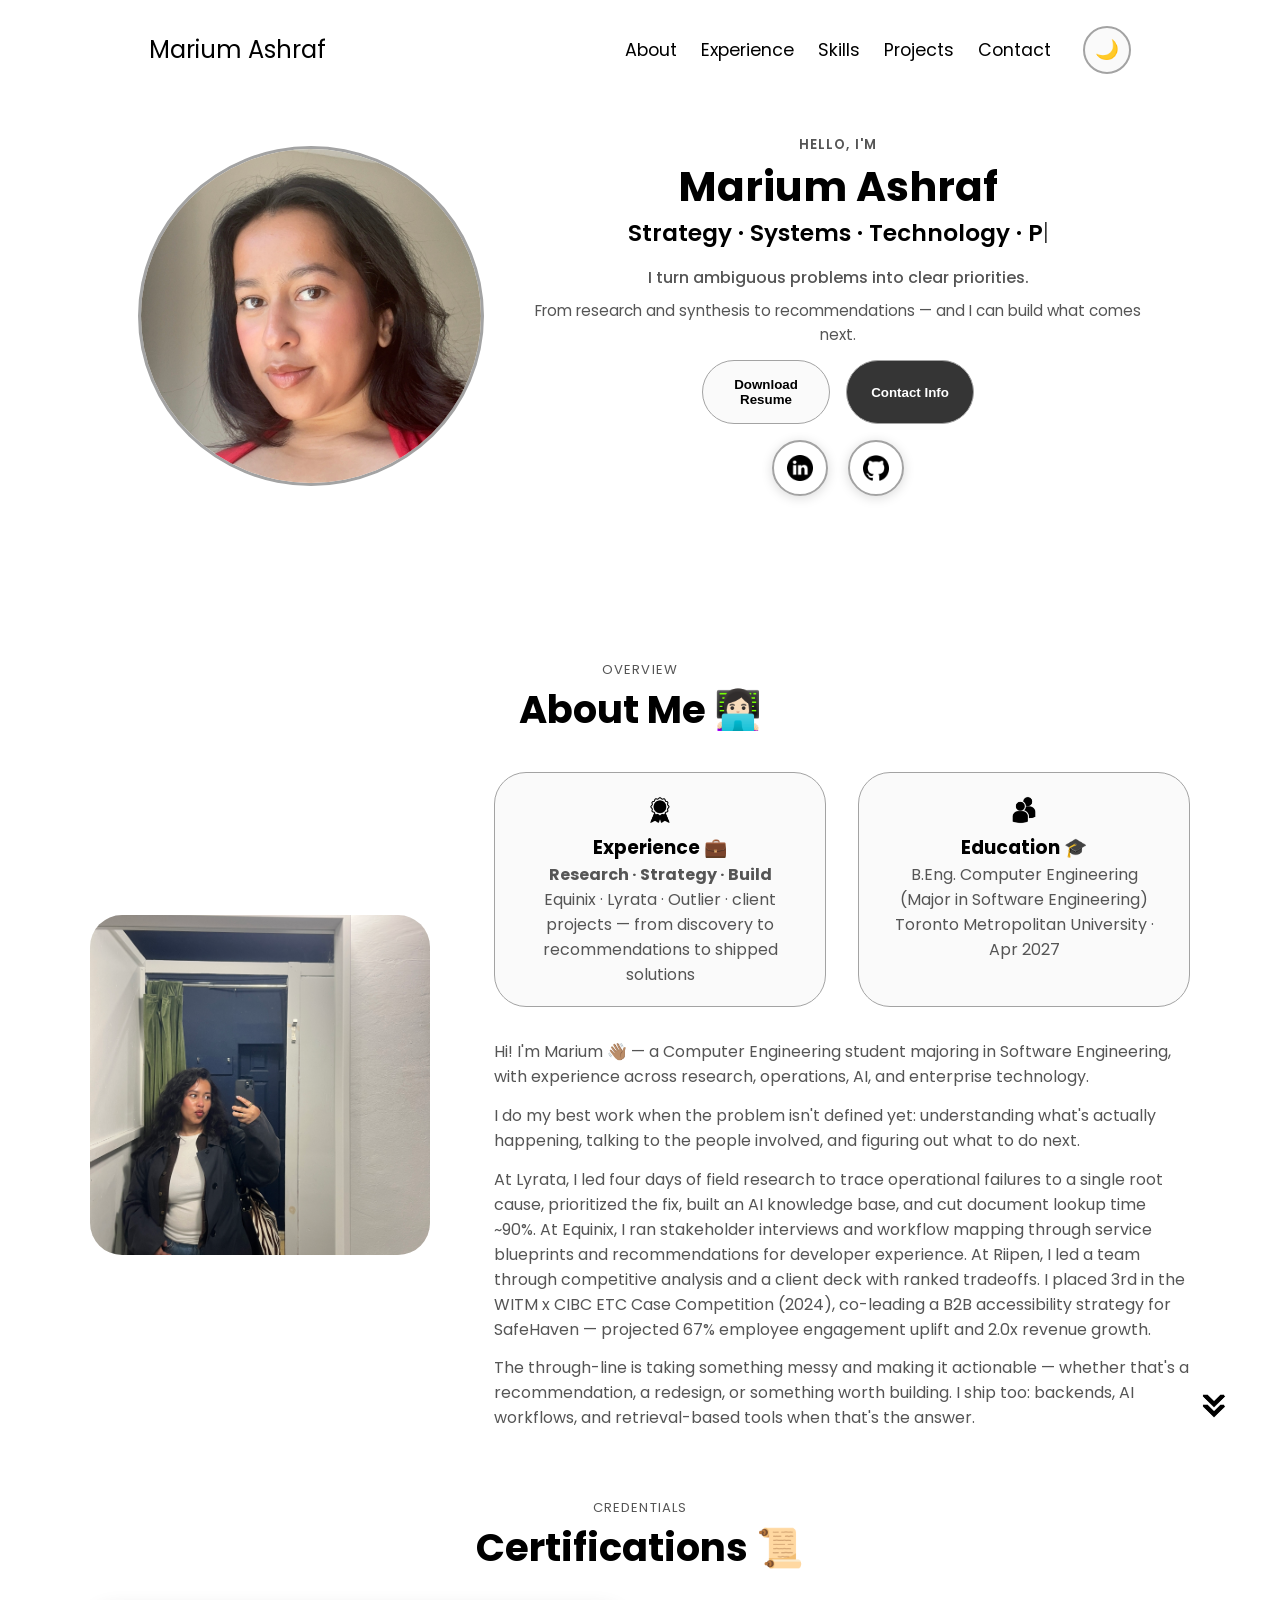
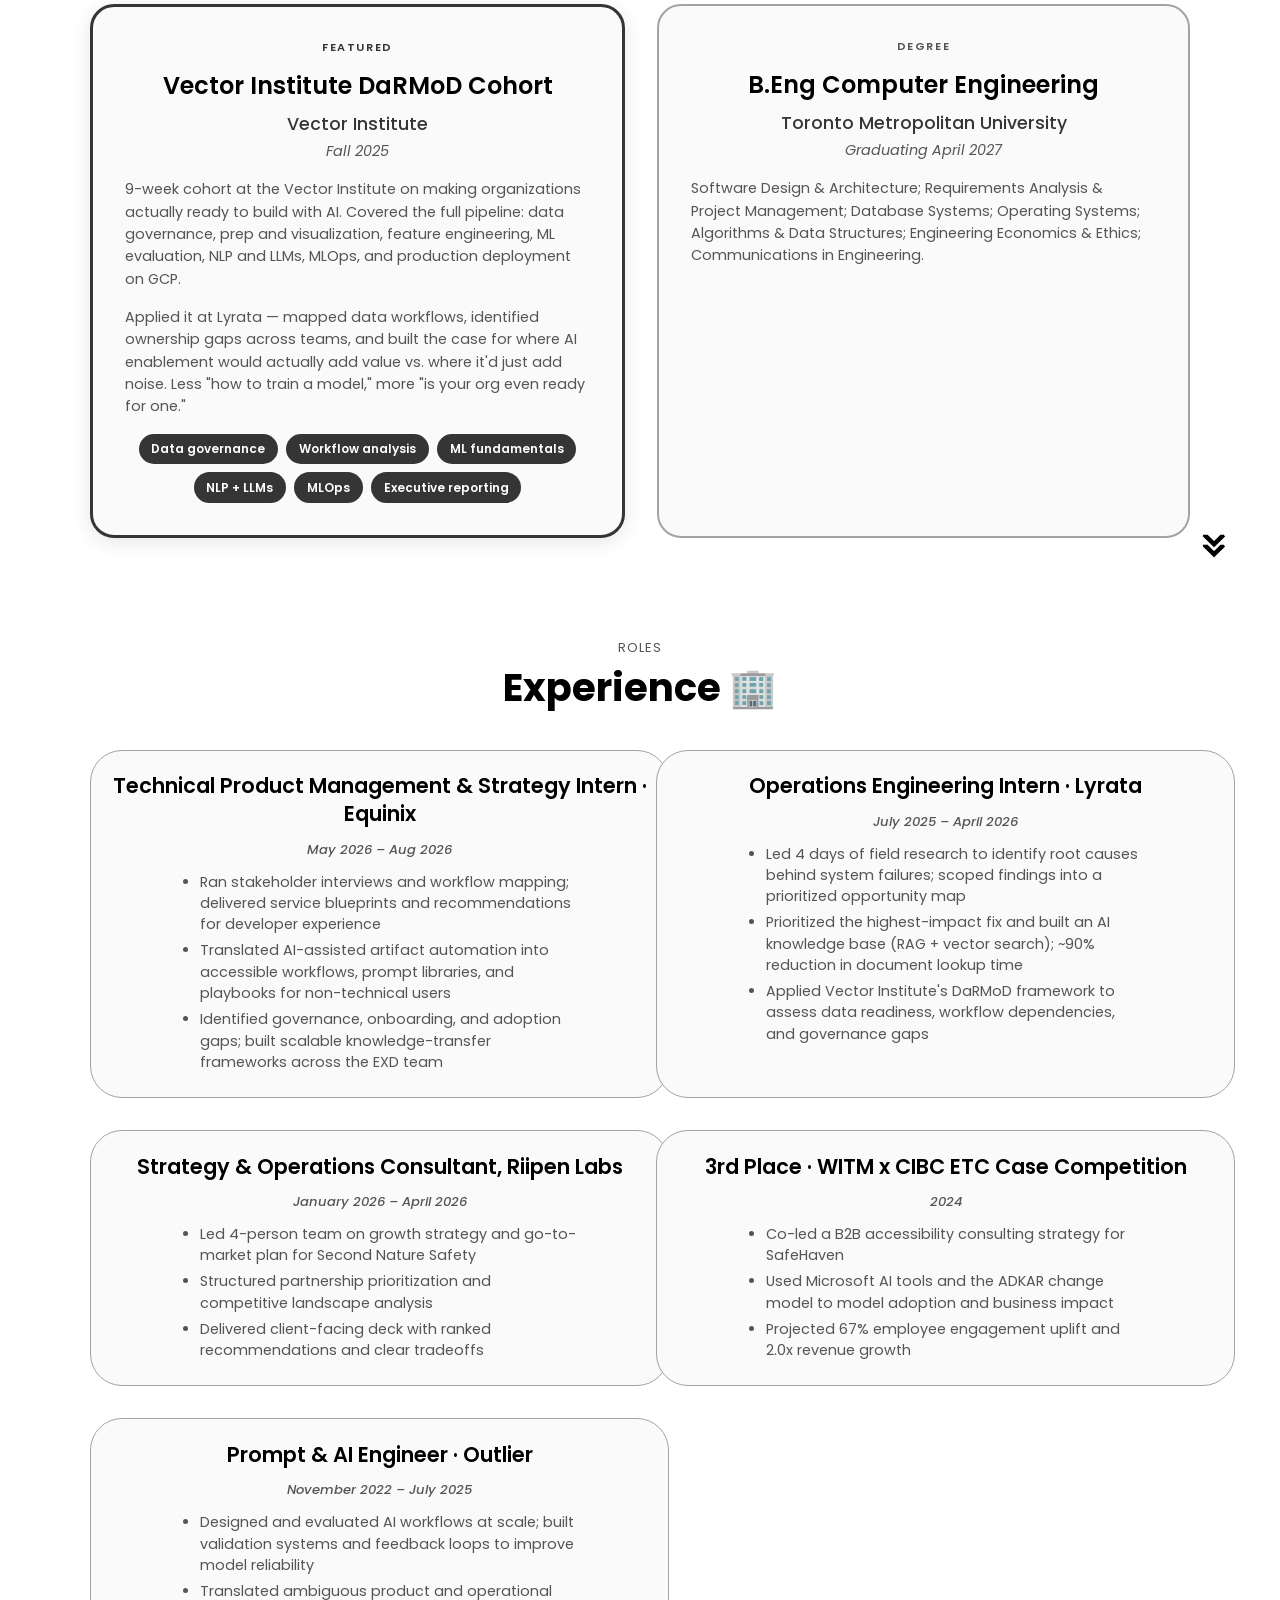
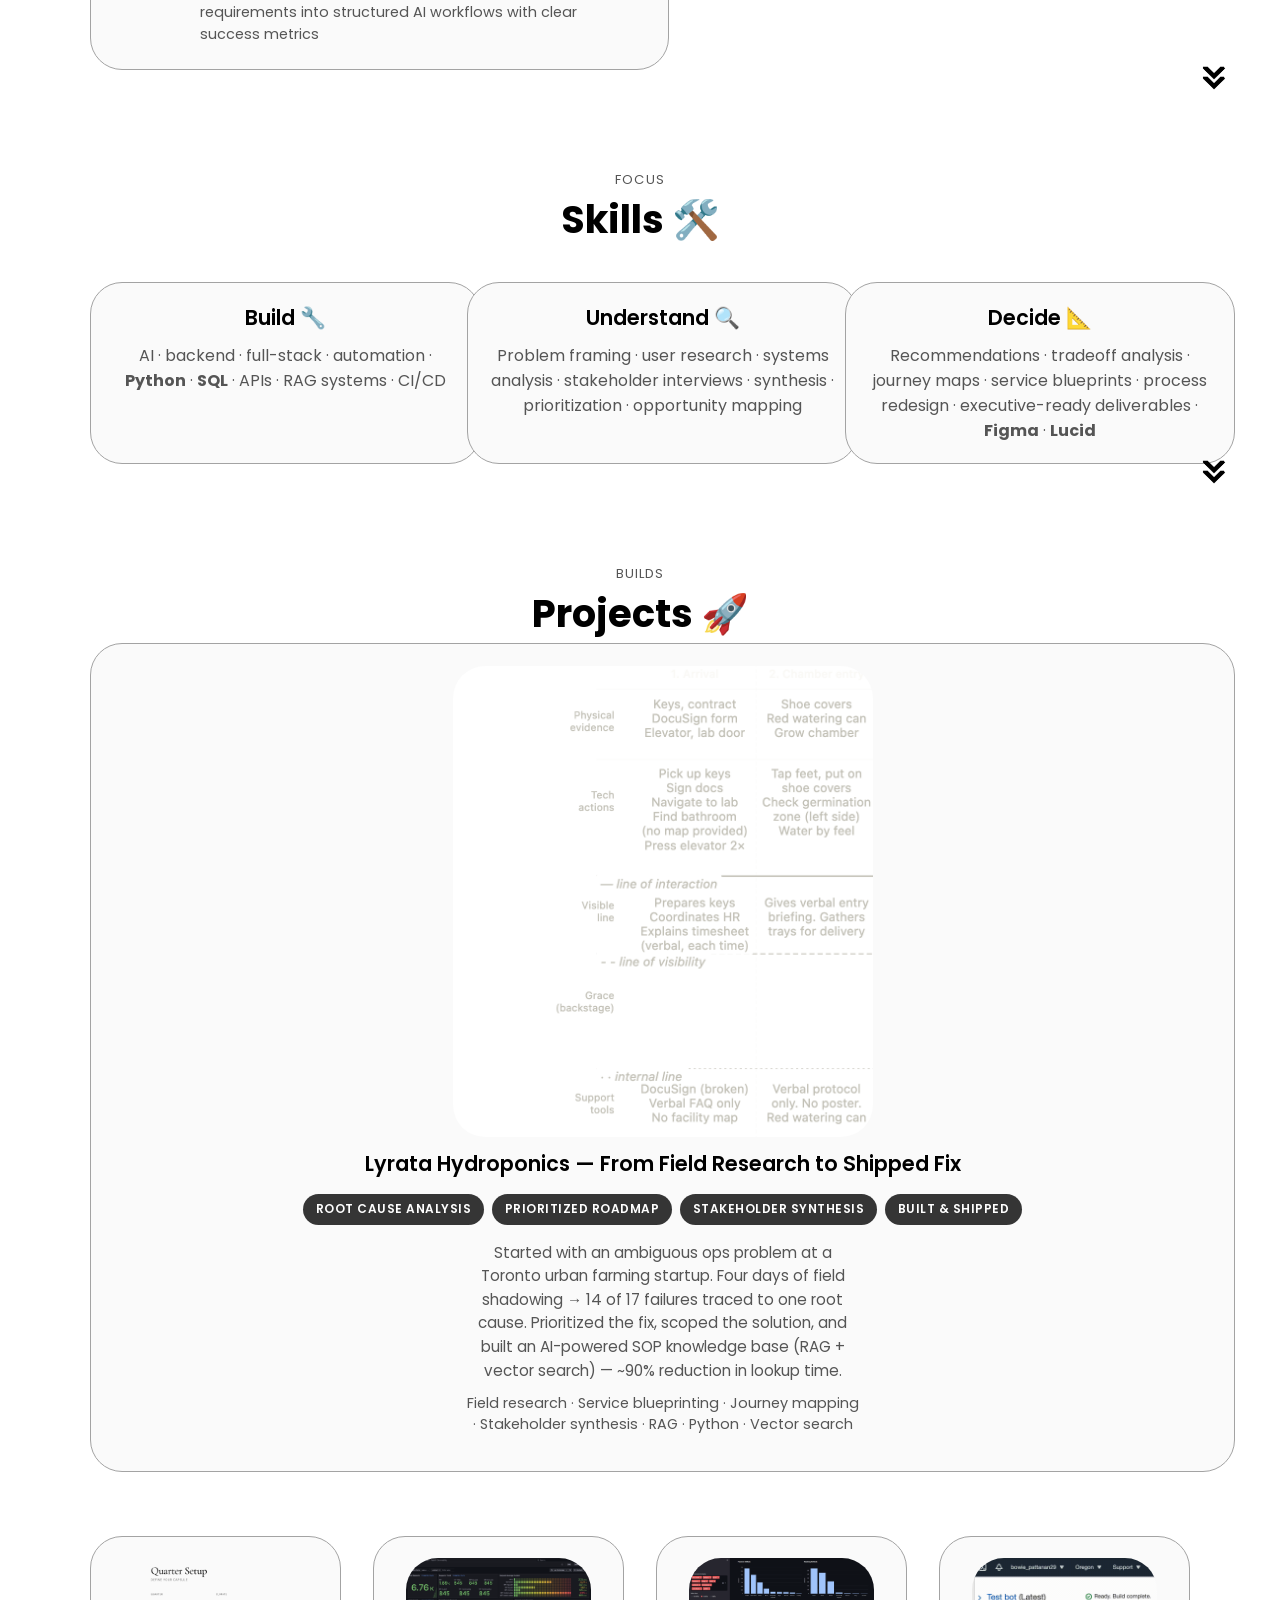
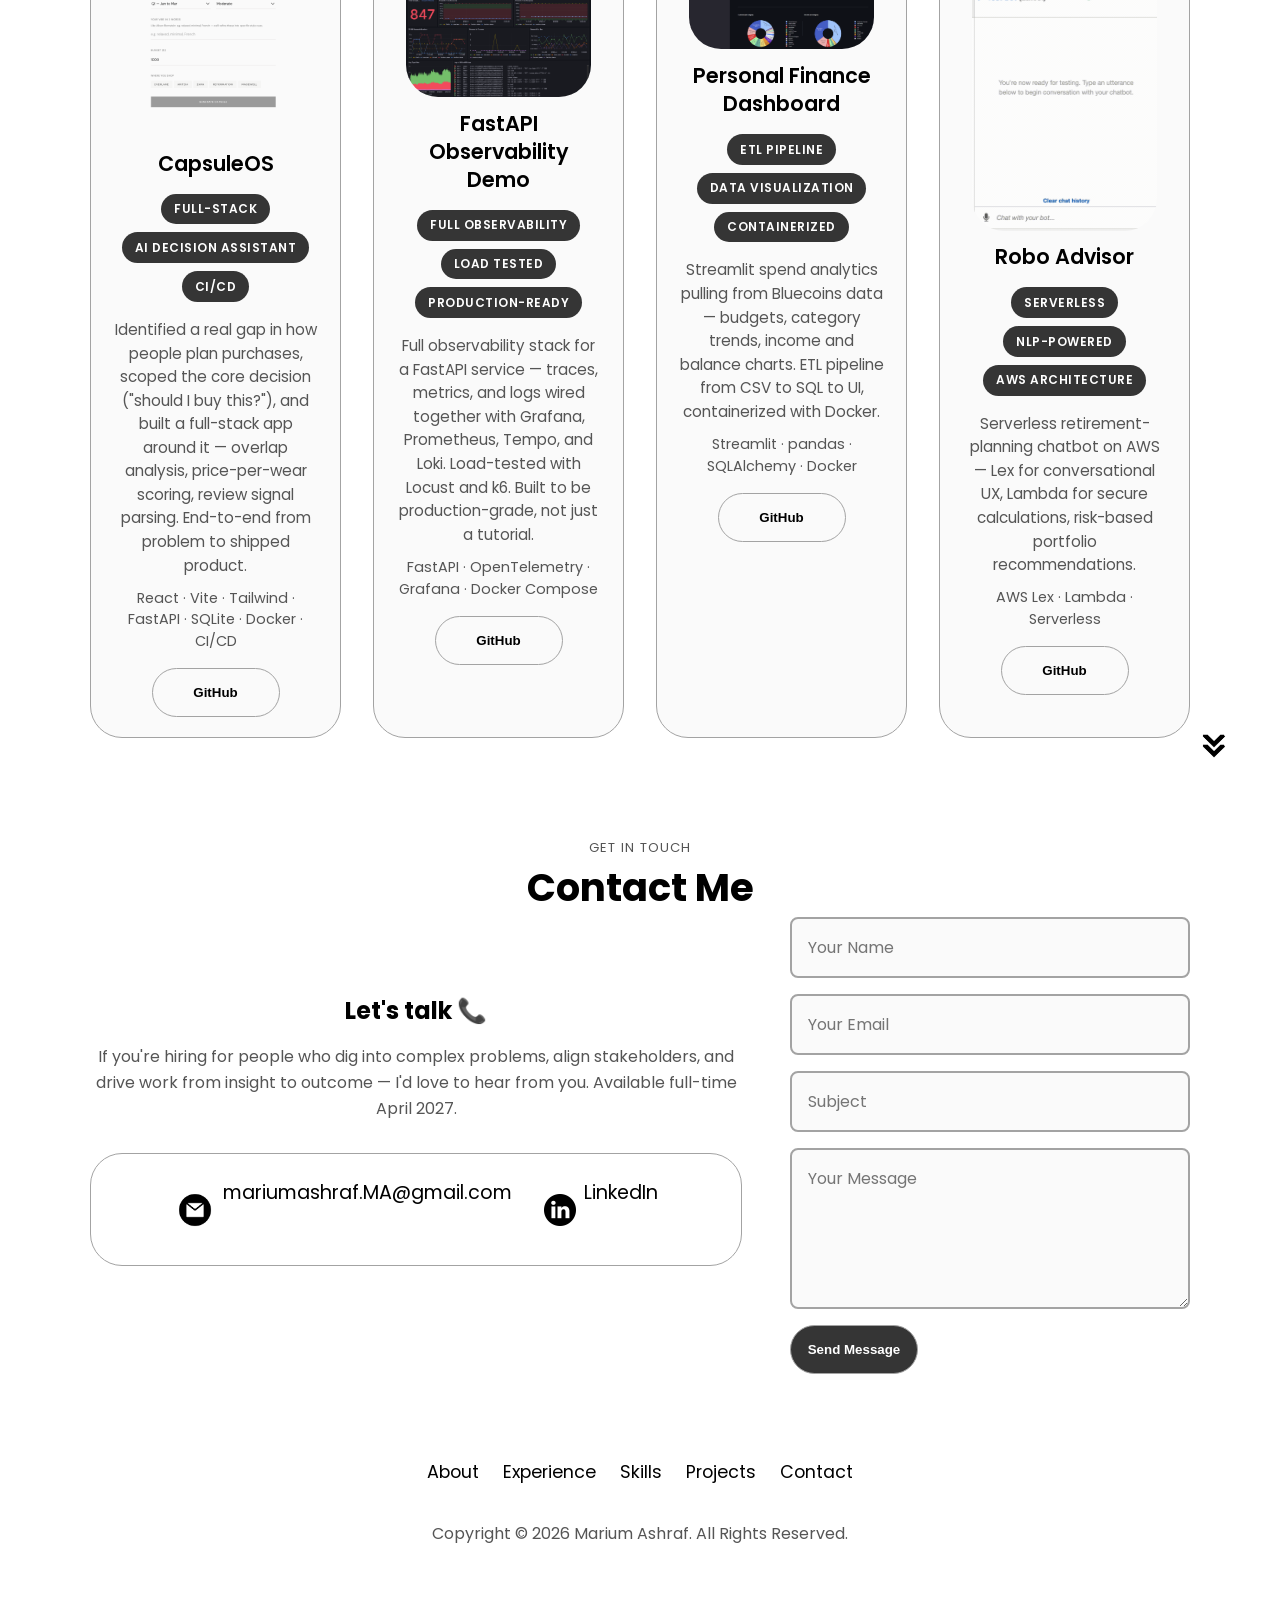
<file: index.html>
<!DOCTYPE html>
<html lang="en">
  <head>
    <meta charset="UTF-8" />
    <meta http-equiv="X-UA-Compatible" content="IE=edge" />
    <meta name="viewport" content="width=device-width, initial-scale=1.0" />
    <meta name="description" content="Marium Ashraf — turns ambiguous problems into clear priorities and builds what comes next. Systems, strategy, AI, and technology." />
    <meta name="keywords" content="Strategy, Systems, Problem Solving, AI, Software Engineering, Operations, Stakeholder Synthesis, Equinix" />
    <title>Marium Ashraf — Strategy · Systems · Technology</title>
    <link rel="stylesheet" href="style.css?v=4" />
    <link rel="stylesheet" href="mediaqueries.css?v=4" />
  </head>
  <body>
    <!-- Scroll Progress Indicator -->
    <div id="scroll-progress"></div>
    
    <nav id="desktop-nav">
      <div class="logo">Marium Ashraf</div>
      <div class="nav-right">
        <ul class="nav-links">
          <li><a href="#about">About</a></li>
          <li><a href="#experience">Experience</a></li>
          <li><a href="#skills">Skills</a></li>
          <li><a href="#projects">Projects</a></li>
          <li><a href="#contact">Contact</a></li>
        </ul>
        <button id="theme-toggle" class="theme-toggle" onclick="toggleTheme()">
          <span class="theme-icon">🌙</span>
        </button>
      </div>
    </nav>
    <nav id="hamburger-nav">
      <div class="logo">Marium Ashraf</div>
      <div class="hamburger-menu">
        <div class="hamburger-icon" onclick="toggleMenu()">
          <span></span>
          <span></span>
          <span></span>
        </div>
        <div class="menu-links" id="menu-links">
          <ul class="menu-links-list">
            <li><a href="#about">About</a></li>
            <li><a href="#experience">Experience</a></li>
            <li><a href="#skills">Skills</a></li>
            <li><a href="#projects">Projects</a></li>
            <li><a href="#contact">Contact</a></li>
            <li class="theme-toggle-mobile">
              <button type="button" class="theme-toggle" onclick="toggleTheme(); toggleMenu();">
                <span class="theme-icon">🌙</span> Toggle Theme
              </button>
            </li>
          </ul>
        </div>
      </div>
    </nav>
    <section id="profile">
      <div class="section__pic-container">
        <img src="./assets/profile-hero.jpg" alt="Marium Ashraf" class="hero-pic" width="340" height="340" loading="eager" />
      </div>
      <div class="section__text">
        <p class="section__text__p1">Hello, I'm</p>
        <h1 class="title">Marium Ashraf</h1>
        <p class="section__text__p2 hero-typing-line"><span id="typing-text"></span><span class="typing-cursor" aria-hidden="true">|</span></p>
        <p class="section__text__p3 hero-bridging">I turn ambiguous problems into clear priorities.</p>
        <p class="section__text__p3 hero-scale">From research and synthesis to recommendations — and I can build what comes next.</p>
        <div class="btn-container">
          <button class="btn btn-color-2" onclick="window.open('./assets/Marium_Ashraf_Resume_.pdf')">
            Download Resume
          </button>
          <button class="btn btn-color-1" onclick="location.href='./#contact'">
            Contact Info
          </button>
        </div>
        <div id="socials-container">
          <a href="https://www.linkedin.com/in/mariumashraf/" target="_blank" rel="noopener" class="social-icon-link" aria-label="LinkedIn">
            <img src="./assets/linkedin.png" alt="LinkedIn" class="icon social-icon" />
          </a>
          <a href="https://github.com/marsh-design" target="_blank" rel="noopener" class="social-icon-link" aria-label="GitHub">
            <img src="./assets/github.png" alt="GitHub" class="icon social-icon" />
          </a>
        </div>
      </div>
    </section>
    <section id="about">
      <p class="section__text__p1">Overview</p>
      <h1 class="title">About Me 👩🏻‍💻</h1>
      <div class="section-container">
        <div class="section__pic-container">
          <img src="./assets/about-pic.jpg" alt="Marium Ashraf" class="about-pic" width="340" height="400" loading="lazy" />
        </div>
        <div class="about-details-container">
          <div class="about-containers">
            <div class="details-container">
              <img src="./assets/experience.png" alt="Experience icon" class="icon" />
              <h3>Experience 💼</h3>
              <p><strong>Research · Strategy · Build</strong><br />Equinix · Lyrata · Outlier · client projects — from discovery to recommendations to shipped solutions</p>
            </div>
            <div class="details-container">
              <img src="./assets/education.png" alt="Education icon" class="icon" />
              <h3>Education 🎓</h3>
              <p>B.Eng. Computer Engineering<br />(Major in Software Engineering)<br />Toronto Metropolitan University · Apr 2027</p>
            </div>
          </div>
          <div class="text-container">
            <p>
              Hi! I'm Marium 👋🏽 — a Computer Engineering student majoring in Software Engineering, with experience across research, operations, AI, and enterprise technology.
            </p>
            <p>
              I do my best work when the problem isn't defined yet: understanding what's actually happening, talking to the people involved, and figuring out what to do next.
            </p>
            <p>
              At Lyrata, I led four days of field research to trace operational failures to a single root cause, prioritized the fix, built an AI knowledge base, and cut document lookup time ~90%. At Equinix, I ran stakeholder interviews and workflow mapping through service blueprints and recommendations for developer experience. At Riipen, I led a team through competitive analysis and a client deck with ranked tradeoffs. I placed 3rd in the WITM x CIBC ETC Case Competition (2024), co-leading a B2B accessibility strategy for SafeHaven — projected 67% employee engagement uplift and 2.0x revenue growth.
            </p>
            <p>
              The through-line is taking something messy and making it actionable — whether that's a recommendation, a redesign, or something worth building. I ship too: backends, AI workflows, and retrieval-based tools when that's the answer.
            </p>
          </div>
        </div>
      </div>
      <img src="./assets/arrow.png" alt="Arrow icon" class="icon arrow" onclick="location.href='./#certifications'" />
    </section>

<!-- ===== CERTIFICATIONS & TRAINING SECTION ===== -->
<section id="certifications">
  <p class="section__text__p1">Credentials</p>
  <h1 class="title">Certifications 📜</h1>
  
  <div class="certifications-container">
    <div class="certification-card featured">
      <div class="cert-badge" aria-hidden="true">Featured</div>
      <h3 class="cert-title">Vector Institute DaRMoD Cohort</h3>
      <p class="cert-org">Vector Institute</p>
      <p class="cert-date">Fall 2025</p>
      <p class="cert-description">
        9-week cohort at the Vector Institute on making organizations actually ready to build with AI. Covered the full pipeline: data governance, prep and visualization, feature engineering, ML evaluation, NLP and LLMs, MLOps, and production deployment on GCP.
      </p>
      <p class="cert-description">
        Applied it at Lyrata — mapped data workflows, identified ownership gaps across teams, and built the case for where AI enablement would actually add value vs. where it'd just add noise. Less "how to train a model," more "is your org even ready for one."
      </p>
      <div class="cert-skills">
        <span class="cert-skill">Data governance</span>
        <span class="cert-skill">Workflow analysis</span>
        <span class="cert-skill">ML fundamentals</span>
        <span class="cert-skill">NLP + LLMs</span>
        <span class="cert-skill">MLOps</span>
        <span class="cert-skill">Executive reporting</span>
      </div>
    </div>
    
    <div class="certification-card">
      <div class="cert-badge" aria-hidden="true">Degree</div>
      <h3 class="cert-title">B.Eng Computer Engineering</h3>
      <p class="cert-org">Toronto Metropolitan University</p>
      <p class="cert-date">Graduating April 2027</p>
      <p class="cert-description">
        Software Design &amp; Architecture; Requirements Analysis &amp; Project Management; Database Systems; Operating Systems; Algorithms &amp; Data Structures; Engineering Economics &amp; Ethics; Communications in Engineering.
      </p>
    </div>
  </div>
  
  <img src="./assets/arrow.png" alt="Arrow icon" class="icon arrow" onclick="location.href='./#experience'" />
</section>

<!-- ===== EXPERIENCE (Hybrid: clean + recruiter-friendly) ===== -->
<section id="experience">
  <p class="section__text__p1">Roles</p>
  <h1 class="title">Experience 🏢</h1>

  <div class="experience-details-container">
    <div class="about-containers experience-grid">

      <!-- Equinix -->
      <div class="details-container">
        <h2 class="experience-sub-title">Technical Product Management &amp; Strategy Intern · Equinix</h2>
        <p class="experience-date">May 2026 – Aug 2026</p>
        <ul class="exp-bullets">
          <li>Ran stakeholder interviews and workflow mapping; delivered service blueprints and recommendations for developer experience</li>
          <li>Translated AI-assisted artifact automation into accessible workflows, prompt libraries, and playbooks for non-technical users</li>
          <li>Identified governance, onboarding, and adoption gaps; built scalable knowledge-transfer frameworks across the EXD team</li>
        </ul>
      </div>

      <!-- Lyrata -->
      <div class="details-container">
        <h2 class="experience-sub-title">Operations Engineering Intern · Lyrata</h2>
        <p class="experience-date">July 2025 – April 2026</p>
        <ul class="exp-bullets">
          <li>Led 4 days of field research to identify root causes behind system failures; scoped findings into a prioritized opportunity map</li>
          <li>Prioritized the highest-impact fix and built an AI knowledge base (RAG + vector search); ~90% reduction in document lookup time</li>
          <li>Applied Vector Institute's DaRMoD framework to assess data readiness, workflow dependencies, and governance gaps</li>
        </ul>
      </div>

      <!-- Strategy and Operations Consultant, Riipen Labs -->
      <div class="details-container">
        <h2 class="experience-sub-title">Strategy &amp; Operations Consultant, Riipen Labs</h2>
        <p class="experience-date">January 2026 – April 2026</p>
        <ul class="exp-bullets">
          <li>Led 4-person team on growth strategy and go-to-market plan for Second Nature Safety</li>
          <li>Structured partnership prioritization and competitive landscape analysis</li>
          <li>Delivered client-facing deck with ranked recommendations and clear tradeoffs</li>
        </ul>
      </div>

      <!-- WITM x CIBC Case Competition -->
      <div class="details-container">
        <h2 class="experience-sub-title">3rd Place · WITM x CIBC ETC Case Competition</h2>
        <p class="experience-date">2024</p>
        <ul class="exp-bullets">
          <li>Co-led a B2B accessibility consulting strategy for SafeHaven</li>
          <li>Used Microsoft AI tools and the ADKAR change model to model adoption and business impact</li>
          <li>Projected 67% employee engagement uplift and 2.0x revenue growth</li>
        </ul>
      </div>

      <!-- Outlier -->
      <div class="details-container">
        <h2 class="experience-sub-title">Prompt &amp; AI Engineer · Outlier</h2>
        <p class="experience-date">November 2022 – July 2025</p>
        <ul class="exp-bullets">
          <li>Designed and evaluated AI workflows at scale; built validation systems and feedback loops to improve model reliability</li>
          <li>Translated ambiguous product and operational requirements into structured AI workflows with clear success metrics</li>
        </ul>
      </div>


    </div>
  </div>
  <img src="./assets/arrow.png" alt="Arrow icon" class="icon arrow" onclick="location.href='./#skills'" />
</section>

<!-- ===== SKILLS SECTION ===== -->
<section id="skills">
  <p class="section__text__p1">Focus</p>
  <h1 class="title">Skills 🛠️</h1>
  
  <div class="experience-details-container">
    <div class="about-containers skills-four">

      <div class="details-container">
        <h2 class="experience-sub-title">Build 🔧</h2>
        <p>
          AI · backend · full-stack · automation · <strong>Python</strong> · <strong>SQL</strong> · APIs · RAG systems · CI/CD
        </p>
      </div>

      <div class="details-container">
        <h2 class="experience-sub-title">Understand 🔍</h2>
        <p>
          Problem framing · user research · systems analysis · stakeholder interviews · synthesis · prioritization · opportunity mapping
        </p>
      </div>

      <div class="details-container">
        <h2 class="experience-sub-title">Decide 📐</h2>
        <p>
          Recommendations · tradeoff analysis · journey maps · service blueprints · process redesign · executive-ready deliverables · <strong>Figma</strong> · <strong>Lucid</strong>
        </p>
      </div>

    </div>
  </div>
  
  <img src="./assets/arrow.png" alt="Arrow icon" class="icon arrow" onclick="location.href='./#projects'" />
</section>

<!-- ===== PROJECTS SECTION ===== -->
<section id="projects">
  <p class="section__text__p1">Builds</p>
  <h1 class="title">Projects 🚀</h1>


  <!-- Featured Case Study -->
  <div class="details-container color-container project-card" style="margin-bottom: 2rem;">
    <div class="article-container">
      <img src="./assets/lyrata-preview.png" alt="Lyrata service design case study" class="project-img" />
    </div>
    <h2 class="experience-sub-title project-title">Lyrata Hydroponics — From Field Research to Shipped Fix</h2>
    <div class="project-metrics">
      <span class="metric-badge">Root Cause Analysis</span>
      <span class="metric-badge">Prioritized Roadmap</span>
      <span class="metric-badge">Stakeholder Synthesis</span>
      <span class="metric-badge">Built &amp; Shipped</span>
    </div>
    <p class="project-blurb">
      Started with an ambiguous ops problem at a Toronto urban farming startup. Four days of field shadowing → 14 of 17 failures traced to one root cause. Prioritized the fix, scoped the solution, and built an AI-powered SOP knowledge base (RAG + vector search) — ~90% reduction in lookup time.
    </p>
    <p class="project-details">Field research · Service blueprinting · Journey mapping · Stakeholder synthesis · RAG · Python · Vector search</p>
  </div>

  <div class="experience-details-container">
    <div class="about-containers">

      <!-- CapsuleOS -->
      <div class="details-container color-container project-card" data-category="frontend backend ai">
        <div class="article-container">
          <img src="./assets/project-1.png" alt="CapsuleOS - quarterly capsule wardrobe planner" class="project-img" />
        </div>
        <h2 class="experience-sub-title project-title">CapsuleOS</h2>
        <div class="project-metrics">
          <span class="metric-badge">Full-Stack</span>
          <span class="metric-badge">AI Decision Assistant</span>
          <span class="metric-badge">CI/CD</span>
        </div>
        <p class="project-blurb">
          Identified a real gap in how people plan purchases, scoped the core decision ("should I buy this?"), and built a full-stack app around it — overlap analysis, price-per-wear scoring, review signal parsing. End-to-end from problem to shipped product.
        </p>
        <p class="project-details">
          React · Vite · Tailwind · FastAPI · SQLite · Docker · CI/CD
        </p>
        <div class="btn-container">
          <button class="btn btn-color-2 project-btn"
            onclick="location.href='https://github.com/marsh-design/capsule-os'">GitHub</button>
        </div>
      </div>

      <!-- FastAPI Observability Demo -->
      <div class="details-container color-container project-card" data-category="backend devops">
        <div class="article-container">
          <img src="./assets/dashboard.png" alt="FastAPI Observability Demo preview" class="project-img" />
        </div>
        <h2 class="experience-sub-title project-title">FastAPI Observability Demo</h2>
        <div class="project-metrics">
          <span class="metric-badge">Full Observability</span>
          <span class="metric-badge">Load Tested</span>
          <span class="metric-badge">Production-Ready</span>
        </div>
        <p class="project-blurb">
          Full observability stack for a FastAPI service — traces, metrics, and logs wired together with Grafana, Prometheus, Tempo, and Loki. Load-tested with Locust and k6. Built to be production-grade, not just a tutorial.
        </p>
        <p class="project-details">
          FastAPI · OpenTelemetry · Grafana · Docker Compose
        </p>
        <div class="btn-container">
          <button class="btn btn-color-2 project-btn"
            onclick="location.href='https://github.com/marsh-design/fastapi_observability_main'">GitHub</button>
        </div>
      </div>

      <!-- Personal Finance Dashboard -->
      <div class="details-container color-container project-card" data-category="frontend backend">
        <div class="article-container">
          <img src="./assets/project-3.png" alt="Personal Finance Dashboard preview" class="project-img" />
        </div>
        <h2 class="experience-sub-title project-title">Personal Finance Dashboard</h2>
        <div class="project-metrics">
          <span class="metric-badge">ETL Pipeline</span>
          <span class="metric-badge">Data Visualization</span>
          <span class="metric-badge">Containerized</span>
        </div>
        <p class="project-blurb">
          Streamlit spend analytics pulling from Bluecoins data — budgets, category trends, income and balance charts. ETL pipeline from CSV to SQL to UI, containerized with Docker.
        </p>
        <p class="project-details">
          Streamlit · pandas · SQLAlchemy · Docker
        </p>
        <div class="btn-container">
          <button class="btn btn-color-2 project-btn"
            onclick="location.href='https://github.com/marsh-design/personal-finance-dashboard-clean'">GitHub</button>

        </div>
      </div>

      <!-- Robo Advisor -->
      <div class="details-container color-container project-card" data-category="ai backend">
        <div class="article-container">
          <img src="./assets/project-4.png" alt="Robo Advisor preview" class="project-img" />
        </div>
        <h2 class="experience-sub-title project-title">Robo Advisor</h2>
        <div class="project-metrics">
          <span class="metric-badge">Serverless</span>
          <span class="metric-badge">NLP-Powered</span>
          <span class="metric-badge">AWS Architecture</span>
        </div>
        <p class="project-blurb">
          Serverless retirement-planning chatbot on AWS — Lex for conversational UX, Lambda for secure calculations, risk-based portfolio recommendations.
        </p>
        <p class="project-details">
          AWS Lex · Lambda · Serverless
        </p>
        <div class="btn-container">
          <button class="btn btn-color-2 project-btn"
            onclick="location.href='https://github.com/marsh-design/roboadvisor'">GitHub</button>

        </div>
      </div>

    </div>
  </div>

  <img src="./assets/arrow.png" alt="Arrow icon" class="icon arrow" onclick="location.href='./#contact'" />
</section>


    <section id="contact">
      <p class="section__text__p1">Get in Touch</p>
      <h1 class="title">Contact Me</h1>
      
      <div class="contact-container">
        <div class="contact-info">
          <h3>Let's talk 📞</h3>
          <p>If you're hiring for people who dig into complex problems, align stakeholders, and drive work from insight to outcome — I'd love to hear from you. Available full-time April 2027.</p>
          
      <div class="contact-info-upper-container">
        <div class="contact-info-container">
          <img src="./assets/email.png" alt="Email icon" class="icon contact-icon email-icon" />
          <p><a href="mailto:mariumashraf.MA@gmail.com">mariumashraf.MA@gmail.com</a></p>
        </div>
        <div class="contact-info-container">
          <img src="./assets/linkedin.png" alt="LinkedIn icon" class="icon contact-icon" />
          <p><a href="https://www.linkedin.com/in/mariumashraf/">LinkedIn</a></p>
        </div>
          </div>
        </div>
        
        <form class="contact-form" id="contact-form">
          <div class="form-group">
            <input type="text" id="name" name="name" placeholder="Your Name" required>
          </div>
          <div class="form-group">
            <input type="email" id="email" name="email" placeholder="Your Email" required>
          </div>
          <div class="form-group">
            <input type="text" id="subject" name="subject" placeholder="Subject" required>
          </div>
          <div class="form-group">
            <textarea id="message" name="message" placeholder="Your Message" rows="5" required></textarea>
          </div>
          <button type="submit" class="btn btn-color-1">Send Message</button>
        </form>
      </div>
    </section>
    <footer>
      <nav>
        <div class="nav-links-container">
          <ul class="nav-links">
            <li><a href="#about">About</a></li>
            <li><a href="#experience">Experience</a></li>
            <li><a href="#skills">Skills</a></li>
            <li><a href="#projects">Projects</a></li>
            <li><a href="#contact">Contact</a></li>
          </ul>
        </div>
      </nav>
      <p>Copyright &#169; 2026 Marium Ashraf. All Rights Reserved.</p>
    </footer>
    <script src="script.js?v=4"></script>
  </body>
</html>
</file>
<file: style.css>
/* GENERAL */

@import url("https://fonts.googleapis.com/css2?family=Poppins:wght@300;400;500;600&display=swap");

:root {
  --bg-color: #ffffff;
  --text-color: #000000;
  --text-secondary: rgb(85, 85, 85);
  --border-color: rgb(163, 163, 163);
  --card-bg: rgb(250, 250, 250);
  --hover-color: rgb(53, 53, 53);
}

[data-theme="dark"] {
  --bg-color: #1a1a1a;
  --text-color: #ffffff;
  --text-secondary: #b3b3b3;
  --border-color: #404040;
  --card-bg: #2a2a2a;
  --hover-color: #ffffff;
}

* {
  margin: 0;
  padding: 0;
}

body {
  font-family: "Poppins", sans-serif;
  background-color: var(--bg-color);
  color: var(--text-color);
  transition: background-color 0.3s ease, color 0.3s ease;
}

/* Scroll Progress Indicator */
#scroll-progress {
  position: fixed;
  top: 0;
  left: 0;
  width: 0%;
  height: 4px;
  background: linear-gradient(90deg, var(--hover-color), var(--border-color));
  z-index: 9999;
  transition: width 0.1s ease;
}

html {
  scroll-behavior: smooth;
}

p {
  color: var(--text-secondary);
}

/* TRANSITION */

a,
.btn {
  transition: all 300ms ease;
}

/* DESKTOP NAV */

nav,
.nav-links {
  display: flex;
}

nav {
  justify-content: space-around;
  align-items: center;
  height: 11vh;
}

.nav-right {
  display: flex;
  align-items: center;
  gap: 2rem;
}

.nav-links {
  gap: 1.5rem;
  list-style: none;
  font-size: 1.1rem;
}

a {
  color: var(--text-color);
  text-decoration: none;
  text-decoration-color: white;
}

a:hover {
  color: grey;
  text-decoration: underline;
  text-underline-offset: 1rem;
  text-decoration-color: rgb(181, 181, 181);
}

.theme-toggle {
  background: var(--card-bg);
  border: 2px solid var(--border-color);
  border-radius: 50%;
  width: 3rem;
  height: 3rem;
  display: flex;
  align-items: center;
  justify-content: center;
  cursor: pointer;
  transition: all 0.3s ease;
  font-size: 1.2rem;
}

.theme-toggle:hover {
  background: var(--hover-color);
  color: var(--bg-color);
  transform: scale(1.1);
}

.theme-toggle-mobile .theme-toggle {
  width: auto;
  height: auto;
  border-radius: 1rem;
  padding: 0.5rem 1rem;
  font-size: 1rem;
}

.logo {
  font-size: 1.5rem;
}

.logo:hover {
  cursor: default;
}

/* HAMBURGER MENU */

#hamburger-nav {
  display: none;
}

.hamburger-menu {
  position: relative;
  display: inline-block;
}

.hamburger-icon {
  display: flex;
  flex-direction: column;
  justify-content: space-between;
  height: 24px;
  width: 30px;
  cursor: pointer;
}

.hamburger-icon span {
  width: 100%;
  height: 2px;
  background-color: black;
  transition: all 0.3 ease-in-out;
}

.menu-links {
  position: absolute;
  top: 100%;
  right: 0;
  background-color: var(--bg-color);
  border: none;
  width: fit-content;
  min-width: 200px;
  max-height: 0;
  overflow: hidden;
  transition: max-height 0.3s ease-in-out;
  z-index: 1000;
}

.menu-links-list {
  list-style: none;
  margin: 0;
  padding: 0;
}

.menu-links a {
  display: block;
  padding: 10px;
  text-align: center;
  font-size: 1.5rem;
  color: var(--text-color);
  text-decoration: none;
  transition: all 0.3s ease-in-out;
}

.menu-links li {
  list-style: none;
}

.menu-links.open {
  max-height: 500px;
  border: 1px solid var(--border-color);
}

.hamburger-icon.open span:first-child {
  transform: rotate(45deg) translate(10px, 5px);
}

.hamburger-icon.open span:nth-child(2) {
  opacity: 0;
}

.hamburger-icon.open span:last-child {
  transform: rotate(-45deg) translate(10px, -5px);
}

.hamburger-icon span:first-child {
  transform: none;
}

.hamburger-icon span:first-child {
  opacity: 1;
}

.hamburger-icon span:first-child {
  transform: none;
}

/* SECTIONS */

section {
  padding-top: 4vh;
  padding-bottom: 2rem;
  width: min(1100px, calc(100% - 3rem));
  margin: 0 auto;
  box-sizing: border-box;
  min-height: fit-content;
}

.section-container {
  display: flex;
}

/* PROFILE SECTION */

#profile {
  display: flex;
  justify-content: center;
  align-items: center;
  gap: 3.5rem;
  min-height: 55vh;
}

.section__pic-container {
  display: flex;
  height: 340px;
  width: 340px;
  margin: auto 0;
  flex-shrink: 0;
}

.section__pic-container img {
  width: 100%;
  height: auto;
  object-fit: cover;
}

.hero-pic {
  border-radius: 50%;
  width: 340px;
  height: 340px;
  object-fit: cover;
  object-position: center 20%;
  border: 3px solid var(--border-color);
  image-orientation: from-image;
  display: block;
}

.section__text {
  align-self: center;
  text-align: center;
  max-width: 48rem;
}

.section__text p {
  font-weight: 600;
}

.section__text__p1 {
  text-align: center;
  text-transform: uppercase;
  letter-spacing: 0.08em;
  font-size: 0.82rem;
  margin-bottom: 0.45rem;
  color: var(--text-secondary);
}

.section__text__p2 {
  font-size: 1.35rem;
  margin: 0.65rem auto 0.4rem;
  line-height: 1.4;
  max-width: 44rem;
  color: var(--text-secondary);
}

.section__text__p3 {
  font-size: 1rem;
  margin: 0 auto 1rem;
  min-height: 1.8rem;
  color: var(--text-secondary);
}

#profile .hero-typing-line {
  font-size: clamp(1.05rem, 2.1vw, 1.45rem);
  margin: 0.35rem auto 0.5rem;
  min-height: 2.5rem;
  line-height: 1.4;
  color: var(--text-color);
  max-width: min(100%, 36rem);
  padding: 0 0.5rem;
  white-space: normal;
  overflow-wrap: anywhere;
}

#profile .hero-bridging {
  margin: 0.15rem auto 0.35rem;
  font-weight: 500;
}

#profile .hero-scale {
  font-size: 0.95rem;
  font-weight: 400;
  line-height: 1.55;
  max-width: 38rem;
  margin: 0.25rem auto 0.85rem;
}

.section-intro {
  max-width: 42rem;
  margin: 0 auto 1.4rem;
  text-align: center;
  font-size: 1rem;
  line-height: 1.6;
  color: var(--text-secondary);
}

.typing-cursor {
  color: var(--hover-color);
  font-weight: 300;
  animation: blink 1s infinite;
}

@keyframes blink {
  0%, 50% { opacity: 1; }
  51%, 100% { opacity: 0; }
}

.title {
  font-size: 2.4rem;
  line-height: 1.2;
  text-align: center;
  margin-bottom: 0.4rem;
}

#profile .title {
  font-size: clamp(1.85rem, 3.2vw, 2.8rem);
  max-width: 18ch;
  margin: 0 auto;
}

#socials-container {
  display: flex;
  justify-content: center;
  margin-top: 1rem;
  gap: 1.25rem;
}

.social-icon-link {
  display: flex;
  align-items: center;
  justify-content: center;
  width: 3.25rem;
  height: 3.25rem;
  border-radius: 50%;
  background: rgba(255, 255, 255, 0.95);
  border: 2px solid var(--border-color);
  box-shadow: 0 2px 12px rgba(0, 0, 0, 0.15);
  transition: transform 0.2s ease, box-shadow 0.2s ease;
}

.social-icon-link:hover {
  transform: scale(1.1);
  box-shadow: 0 4px 16px rgba(0, 0, 0, 0.2);
}

[data-theme="dark"] .social-icon-link {
  background: rgba(255, 255, 255, 0.95);
  border-color: rgba(255, 255, 255, 0.3);
  box-shadow: 0 2px 12px rgba(0, 0, 0, 0.4);
}

#socials-container .social-icon {
  height: 1.6rem;
  width: auto;
  cursor: pointer;
}

/* ICONS */

.icon {
  cursor: pointer;
  height: 2rem;
}

/* BUTTONS */

.btn-container {
  display: flex;
  justify-content: center;
  gap: 1rem;
}

.btn {
  font-weight: 600;
  transition: all 300ms ease;
  padding: 1rem;
  width: 8rem;
  border-radius: 2rem;
}

.btn-color-1,
.btn-color-2 {
  border: var(--border-color) 0.1rem solid;
  color: var(--text-color);
  transition: all 300ms ease;
}

.btn-color-1 {
  background: var(--hover-color);
  color: var(--bg-color);
}

.btn-color-1:hover {
  background: var(--text-color);
  color: var(--bg-color);
  transform: translateY(-2px);
}

.btn-color-2 {
  background: var(--card-bg);
  color: var(--text-color);
  border-color: var(--border-color);
}

.btn-color-2:hover {
  background: var(--hover-color);
  color: var(--bg-color);
  border-color: var(--hover-color);
  transform: translateY(-2px);
}

.btn-color-1:hover,
.btn-color-2:hover {
  cursor: pointer;
}

.btn-container {
  gap: 1rem;
}

/* ABOUT SECTION */

#about {
  position: relative;
}

#about .text-container p + p {
  margin-top: 0.85rem;
}

.about-containers {
  gap: 2rem;
  margin-bottom: 2rem;
  margin-top: 2rem;
}

.about-containers.skills-four {
  display: grid;
  grid-template-columns: repeat(3, 1fr);
}

.about-containers.experience-grid {
  display: grid;
  grid-template-columns: repeat(2, 1fr);
}

.about-details-container {
  justify-content: center;
  flex-direction: column;
}

.about-containers,
.about-details-container {
  display: flex;
}

.about-pic {
  border-radius: 2rem;
  width: 100%;
  height: 400px;
  object-fit: cover;
  object-position: center center;
  image-orientation: from-image;
  display: block;
}

.arrow {
  position: absolute;
  right: -2.5rem;
  bottom: 2.5rem;
}

.details-container {
  padding: 1.35rem 1.35rem 1.2rem;
  flex: 1;
  width: 100%;
  background: var(--card-bg);
  border-radius: 2rem;
  border: var(--hover-color) 0.1rem solid;
  border-color: var(--border-color);
  text-align: center;
  transition: background-color 0.3s ease, border-color 0.3s ease, transform 0.2s ease;
}

.details-container:hover {
  transform: translateY(-2px);
}

.section-container {
  gap: 4rem;
  height: 80%;
}

.section__pic-container {
  height: 340px;
  width: 340px;
  margin: auto 0;
}

/* CERTIFICATIONS & TRAINING SECTION */

#certifications {
  position: relative;
}

.certifications-container {
  display: flex;
  gap: 2rem;
  max-width: 80rem;
  margin: 2rem auto;
  justify-content: center;
  flex-wrap: wrap;
}

.certification-card {
  background: var(--card-bg);
  border: 2px solid var(--border-color);
  border-radius: 1.5rem;
  padding: 2rem;
  flex: 1;
  min-width: 300px;
  max-width: 500px;
  text-align: center;
  transition: all 0.3s ease;
  position: relative;
}

.certification-card.featured {
  border-color: var(--hover-color);
  border-width: 3px;
  box-shadow: 0 4px 20px rgba(0, 0, 0, 0.1);
}

.certification-card:hover {
  transform: translateY(-5px);
  box-shadow: 0 10px 30px rgba(0, 0, 0, 0.15);
  border-color: var(--hover-color);
}

.cert-badge {
  font-size: 0.7rem;
  letter-spacing: 0.14em;
  text-transform: uppercase;
  font-weight: 600;
  color: var(--text-secondary);
  margin-bottom: 0.75rem;
  display: block;
}

.certification-card.featured .cert-badge {
  color: var(--hover-color);
}

.cert-title {
  font-size: 1.5rem;
  font-weight: 600;
  color: var(--text-color);
  margin-bottom: 0.5rem;
}

.cert-org {
  font-size: 1.1rem;
  font-weight: 500;
  color: var(--hover-color);
  margin-bottom: 0.3rem;
}

.cert-date {
  font-size: 0.9rem;
  color: var(--text-secondary);
  font-style: italic;
  margin-bottom: 1rem;
}

.cert-description {
  font-size: 0.9rem;
  color: var(--text-secondary);
  line-height: 1.55;
  margin-bottom: 1rem;
  text-align: left;
}

.cert-skills {
  display: flex;
  flex-wrap: wrap;
  gap: 0.5rem;
  justify-content: center;
  margin-top: 1rem;
}

.cert-skill {
  background: var(--hover-color);
  color: var(--bg-color);
  padding: 0.4rem 0.8rem;
  border-radius: 1rem;
  font-size: 0.75rem;
  font-weight: 600;
}

/* EXPERIENCE SECTION */

#experience {
  position: relative;
}

.experience-sub-title {
  color: var(--text-color);
  font-weight: 600;
  font-size: 1.3rem;
  line-height: 1.35;
  margin-bottom: 0.7rem;
}

.experience-date {
  color: var(--text-secondary);
  font-size: 0.82rem;
  font-weight: 500;
  font-style: italic;
  margin-bottom: 0.75rem;
}

.exp-bullets {
  margin: 0;
  padding-left: 1.2rem;
  text-align: left;
  color: var(--text-secondary);
  font-size: 0.9rem;
  line-height: 1.48;
  max-width: 42ch;
  margin-left: auto;
  margin-right: auto;
}

.exp-bullets li {
  margin-bottom: 0.3rem;
}

.experience-details-container {
  display: flex;
  justify-content: center;
  flex-direction: column;
}

.article-container {
  display: flex;
  text-align: center;
  flex-wrap: wrap;
  flex-direction: row;
  gap: 2.5rem;
  justify-content: center;
}

article {
  display: flex;
  width: 10rem;
  justify-content: space-around;
  gap: 0.5rem;
}

article .icon {
  cursor: default;
}

/* SKILLS SECTION */

#skills {
  position: relative;
}

.skills-container {
  display: flex;
  flex-direction: column;
  gap: 2rem;
  max-width: 60rem;
  margin: 0 auto;
}

.skills-category {
  text-align: center;
}

.skills-category-title {
  color: rgb(85, 85, 85);
  font-weight: 600;
  font-size: 1.5rem;
  margin-bottom: 1rem;
}

.skills-tags {
  display: flex;
  flex-wrap: wrap;
  justify-content: center;
  gap: 0.8rem;
  margin-bottom: 1.5rem;
}

.skill-tag {
  background: rgb(250, 250, 250);
  border: rgb(163, 163, 163) 0.1rem solid;
  border-radius: 1.5rem;
  padding: 0.5rem 1rem;
  font-size: 0.9rem;
  font-weight: 500;
  color: rgb(53, 53, 53);
  transition: all 300ms ease;
}

.skill-tag:hover {
  background: rgb(53, 53, 53);
  color: white;
  cursor: default;
}

/* CASE STUDY CARD */

.case-study-card {
  display: flex;
  gap: 2.5rem;
  background: var(--card-bg);
  border: 1px solid var(--border-color);
  border-radius: 1.5rem;
  padding: 2rem;
  margin: 2rem 0 2.5rem;
  align-items: center;
  transition: transform 0.2s ease, box-shadow 0.2s ease;
}

.case-study-card:hover {
  transform: translateY(-3px);
  box-shadow: 0 8px 28px rgba(0, 0, 0, 0.1);
}

.case-study-preview {
  flex-shrink: 0;
  width: 340px;
  height: 240px;
  border-radius: 1rem;
  overflow: hidden;
  background: var(--card-bg);
  border: 1px solid var(--border-color);
  display: flex;
  align-items: center;
  justify-content: center;
}

.case-study-img {
  width: 100%;
  height: 100%;
  object-fit: cover;
}

.case-study-content {
  flex: 1;
}

.case-study-tag {
  font-size: 0.72rem;
  font-weight: 600;
  letter-spacing: 0.1em;
  text-transform: uppercase;
  color: var(--text-secondary);
  margin-bottom: 0.6rem;
}

.case-study-artifact {
  width: 100%;
  height: 100%;
  padding: 1.2rem;
  display: flex;
  flex-direction: column;
  gap: 0.8rem;
  background: var(--card-bg);
}

.artifact-label {
  font-size: 0.7rem;
  font-weight: 600;
  letter-spacing: 0.1em;
  text-transform: uppercase;
  color: var(--text-secondary);
}

.artifact-stages {
  display: flex;
  align-items: center;
  gap: 0.3rem;
  flex-wrap: wrap;
}

.artifact-stage {
  font-size: 0.65rem;
  font-weight: 500;
  background: var(--hover-color);
  color: var(--bg-color);
  padding: 0.25rem 0.5rem;
  border-radius: 0.3rem;
}

.artifact-arrow {
  font-size: 0.65rem;
  color: var(--text-secondary);
}

.artifact-rows {
  display: flex;
  flex-direction: column;
  gap: 0.45rem;
  margin-top: 0.2rem;
}

.artifact-row {
  display: flex;
  align-items: center;
  gap: 0.6rem;
}

.ar-label {
  font-size: 0.6rem;
  color: var(--text-secondary);
  width: 44px;
  flex-shrink: 0;
  text-align: right;
}

.ar-dots {
  display: flex;
  gap: 0.4rem;
  flex: 1;
}

.dot-y, .dot-r, .dot-g, .dot-n {
  width: 28px;
  height: 18px;
  border-radius: 3px;
  flex: 1;
}

.dot-y { background: rgba(255, 210, 80, 0.3); border: 1px solid rgba(255, 210, 80, 0.5); }
.dot-r { background: rgba(220, 80, 60, 0.2); border: 1px solid rgba(220, 80, 60, 0.4); }
.dot-g { background: rgba(40, 180, 100, 0.2); border: 1px solid rgba(40, 180, 100, 0.4); }
.dot-n { background: rgba(150, 150, 150, 0.2); border: 1px solid rgba(150, 150, 150, 0.3); }

.artifact-footer {
  font-size: 0.6rem;
  color: var(--text-secondary);
  margin-top: auto;
  padding-top: 0.5rem;
  border-top: 1px solid var(--border-color);
}

/* PROJECTS SECTION */

#projects {
  position: relative;
}

.project-filters {
  display: flex;
  justify-content: center;
  gap: 1rem;
  margin: 2rem 0;
  flex-wrap: wrap;
}

.filter-btn {
  background: var(--card-bg);
  border: 2px solid var(--border-color);
  border-radius: 1.5rem;
  padding: 0.5rem 1rem;
  font-size: 0.9rem;
  font-weight: 500;
  color: var(--text-color);
  cursor: pointer;
  transition: all 0.3s ease;
}

.filter-btn:hover,
.filter-btn.active {
  background: var(--hover-color);
  color: var(--bg-color);
  transform: translateY(-2px);
}

.project-card {
  transition: all 0.3s ease;
}

.project-card.hidden {
  display: none;
}

.project-tags {
  display: flex;
  flex-wrap: wrap;
  gap: 0.5rem;
  justify-content: center;
  margin: 1rem 0;
}

.project-tag {
  background: var(--bg-color);
  border: 1px solid var(--border-color);
  border-radius: 1rem;
  padding: 0.3rem 0.8rem;
  font-size: 0.8rem;
  font-weight: 500;
  color: var(--text-color);
}

.color-container {
  border-color: var(--border-color);
  background: var(--card-bg);
}

.project-img {
  border-radius: 2rem;
  width: 90%;
  max-width: 420px;
  height: auto;
  display: block;
  margin: 0 auto;
}

.project-title {
  margin: 0.8rem 0 0.45rem;
  color: black;
}

.project-btn {
  color: black;
  border-color: rgb(163, 163, 163);
}

.project-details {
  margin: 0.65rem auto 0.95rem;
  line-height: 1.52;
  font-size: 0.9rem;
  max-width: 44ch;
  color: rgb(85, 85, 85);
}

.project-blurb {
  line-height: 1.55;
  font-size: 0.95rem;
  max-width: 44ch;
  margin: 0 auto 0.45rem;
  color: var(--text-secondary);
}

.tech-stack {
  display: flex;
  flex-wrap: wrap;
  gap: 0.8rem;
  justify-content: center;
  margin: 1rem 0;
  padding: 0.5rem 0;
}

.tech-icon {
  font-size: 1.8rem;
  cursor: pointer;
  transition: all 0.3s ease;
  display: inline-block;
  filter: grayscale(20%);
}

.tech-icon:hover {
  transform: scale(1.2) translateY(-3px);
  filter: grayscale(0%);
}

.project-metrics {
  display: flex;
  flex-wrap: wrap;
  gap: 0.5rem;
  justify-content: center;
  margin: 1rem 0;
}

.metric-badge {
  background: var(--hover-color);
  color: var(--bg-color);
  padding: 0.4rem 0.8rem;
  border-radius: 1rem;
  font-size: 0.75rem;
  font-weight: 600;
  text-transform: uppercase;
  letter-spacing: 0.5px;
  transition: all 0.3s ease;
}

.metric-badge:hover {
  transform: scale(1.05);
  box-shadow: 0 4px 8px rgba(0, 0, 0, 0.2);
}

/* CONTACT */

#contact {
  display: flex;
  justify-content: center;
  flex-direction: column;
  min-height: auto;
}

.contact-container {
  display: flex;
  flex-wrap: wrap;
  gap: 3rem;
  max-width: 80rem;
  margin: 0 auto;
  align-items: center;
  justify-content: center;
}

.contact-info {
  flex: 1;
  text-align: center;
}

.contact-info h3 {
  color: var(--text-color);
  font-size: 1.5rem;
  margin-bottom: 1rem;
}

.contact-info p {
  margin-bottom: 2rem;
  line-height: 1.6;
}

.contact-form {
  flex: 1;
  display: flex;
  flex-direction: column;
  gap: 1rem;
  max-width: 400px;
}

.form-group {
  display: flex;
  flex-direction: column;
}

.form-group input,
.form-group textarea {
  padding: 1rem;
  border: 2px solid var(--border-color);
  border-radius: 0.5rem;
  background: var(--card-bg);
  color: var(--text-color);
  font-family: "Poppins", sans-serif;
  font-size: 1rem;
  transition: border-color 0.3s ease;
}

.form-group input:focus,
.form-group textarea:focus {
  outline: none;
  border-color: var(--hover-color);
}

.form-group textarea {
  resize: vertical;
  min-height: 120px;
}

.contact-info-upper-container {
  display: flex;
  flex-wrap: wrap;
  justify-content: center;
  align-items: center;
  border-radius: 2rem;
  border: rgb(53, 53, 53) 0.1rem solid;
  border-color: rgb(163, 163, 163);
  background: (250, 250, 250);
  margin: 2rem auto;
  padding: 0.5rem;
}

.contact-info-container {
  display: flex;
  align-items: center;
  justify-content: center;
  gap: 0.5rem;
  margin: 1rem;
}

.contact-info-container p {
  font-size: larger;
}

.contact-icon {
  cursor: default;
}

.email-icon {
  height: 2.5rem;
}

/* FOOTER SECTION */

footer {
  min-height: 18vh;
  padding: 1rem 0 2rem;
  margin: 0 1rem;
}

footer p {
  text-align: center;
}
</file>
<file: mediaqueries.css>
@media screen and (max-width: 1400px) {
  #profile {
    min-height: 0;
    height: auto;
    margin-bottom: 6rem;
  }
  .about-containers {
    flex-wrap: wrap;
  }
  #contact,
  #projects {
    height: fit-content;
  }
}

@media screen and (max-width: 1200px) {
  #desktop-nav {
    display: none;
  }
  #hamburger-nav {
    display: flex;
  }
  #experience,
  .experience-details-container {
    margin-top: 2rem;
  }
  #profile,
  .section-container {
    display: block;
  }
  .arrow {
    display: none;
  }
  section,
  .section-container {
    height: fit-content;
  }
  section {
    width: min(960px, calc(100% - 2.5rem));
    margin: 0 auto;
  }
  .section__pic-container {
    width: 275px;
    height: 275px;
    margin: 0 auto 2rem;
  }
  .about-containers {
    margin-top: 0;
  }
}

@media screen and (max-width: 960px) {
  .about-containers.skills-four {
    grid-template-columns: repeat(2, 1fr);
  }
}

@media screen and (max-width: 900px) {
  .case-study-card {
    flex-direction: column;
  }
  .case-study-preview {
    width: 100%;
    height: 200px;
  }
}

@media screen and (max-width: 600px) {
  #contact,
  footer {
    height: auto;
    min-height: 0;
  }
  #profile {
    height: auto;
    min-height: 0;
    margin-bottom: 0;
  }
  article {
    font-size: 1rem;
  }
  footer nav {
    height: fit-content;
    margin-bottom: 2rem;
  }
  .about-containers,
  .contact-info-upper-container,
  .btn-container {
    flex-wrap: wrap;
  }
  .contact-info-container {
    margin: 0;
  }
  .contact-info-container p,
  .nav-links li a {
    font-size: 1rem;
  }
  .experience-sub-title {
    font-size: 1.25rem;
  }
  .logo {
    font-size: 1.5rem;
  }
  .nav-links {
    flex-direction: column;
    gap: 0.5rem;
    text-align: center;
  }
  .section__pic-container {
    width: min(78vw, 320px);
    height: auto;
    justify-content: center;
  }

  section {
    width: calc(100% - 1.5rem);
    margin: 0 auto;
    padding-bottom: 2rem;
  }
  .section__text__p2 {
    font-size: 1.02rem;
    line-height: 1.55;
  }
  .title {
    font-size: 1.72rem;
    line-height: 1.25;
  }
  .text-container {
    text-align: left;
  }
  
  /* New mobile optimizations */
  .contact-container {
    flex-direction: column;
    gap: 2rem;
    align-items: center;
    text-align: center;
  }
  
  .contact-form {
    max-width: 100%;
    width: 100%;
  }
  
  .project-filters {
    gap: 0.5rem;
  }
  
  .filter-btn {
    padding: 0.4rem 0.8rem;
    font-size: 0.8rem;
  }
  
  .skills-tags {
    gap: 0.5rem;
  }
  
  .skill-tag {
    padding: 0.4rem 0.8rem;
    font-size: 0.8rem;
  }
  
  .project-tags {
    gap: 0.3rem;
  }
  
  .project-tag {
    padding: 0.2rem 0.6rem;
    font-size: 0.7rem;
  }
  
  .theme-toggle {
    width: 2.5rem;
    height: 2.5rem;
    font-size: 1rem;
  }
  
  .nav-right {
    gap: 1rem;
  }
  
  .about-containers.skills-four,
  .about-containers.experience-grid {
    grid-template-columns: 1fr;
  }

  .metric-badge {
    font-size: 0.7rem;
    padding: 0.3rem 0.6rem;
  }
  
  .tech-icon {
    font-size: 1.5rem;
  }
  
  .section__text__p2 {
    font-size: 1.02rem;
    min-height: 2rem;
  }
  
  .certifications-container {
    flex-direction: column;
    align-items: center;
  }
  
  .certification-card {
    max-width: 100%;
    min-width: auto;
  }
  
  .cert-badge {
    font-size: 3rem;
  }
  
  .cert-title {
    font-size: 1.25rem;
  }

  .experience-sub-title {
    font-size: 1.12rem;
    line-height: 1.35;
  }

  .exp-bullets {
    font-size: 0.86rem;
    line-height: 1.45;
    padding-left: 1rem;
  }
}
</file>
